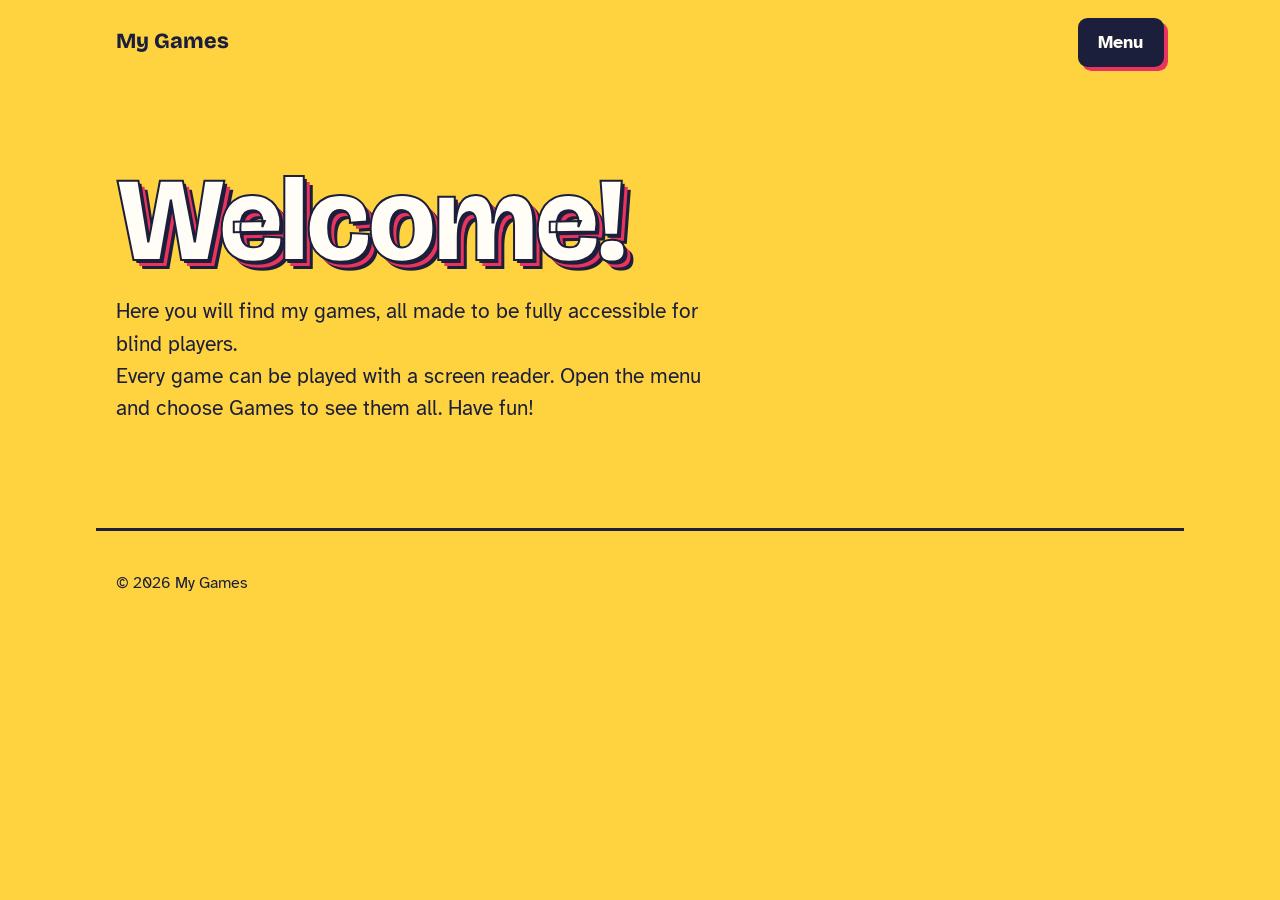
<file: index.html>
<!DOCTYPE html>
<html lang="en">
<head>
<meta charset="utf-8">
<meta name="viewport" content="width=device-width, initial-scale=1">
<title>My Games</title>
<link rel="preconnect" href="https://fonts.googleapis.com">
<link rel="preconnect" href="https://fonts.gstatic.com" crossorigin>
<link href="https://fonts.googleapis.com/css2?family=Bricolage+Grotesque:opsz,wght@12..96,700;12..96,800&family=Atkinson+Hyperlegible:wght@400;700&display=swap" rel="stylesheet">
<link rel="stylesheet" href="style.css">
</head>
<body data-page="home">
<a class="skip" href="#content">Skip to content</a>
<div class="topbar">
  <a class="site-name" href="index.html" id="site-name">My Games</a>
  <nav aria-label="Main">
    <button type="button" class="menu-button" id="menu-button" aria-expanded="false" aria-controls="menu-list">Menu</button>
    <ul class="menu-list" id="menu-list" hidden>
      <li><a href="index.html" data-for="home">Home</a></li>
      <li><a href="games.html" data-for="games">Games</a></li>
    </ul>
  </nav>
</div>
<main id="content" tabindex="-1">
  <header class="hero">
    <h1 id="page-title">Welcome</h1>
    <p class="about" id="page-about"></p>
  </header>
</main>
<footer><p id="footer-text"></p></footer>
<script src="games.js"></script>
<script src="site.js"></script>
</body>
</html>
</file>
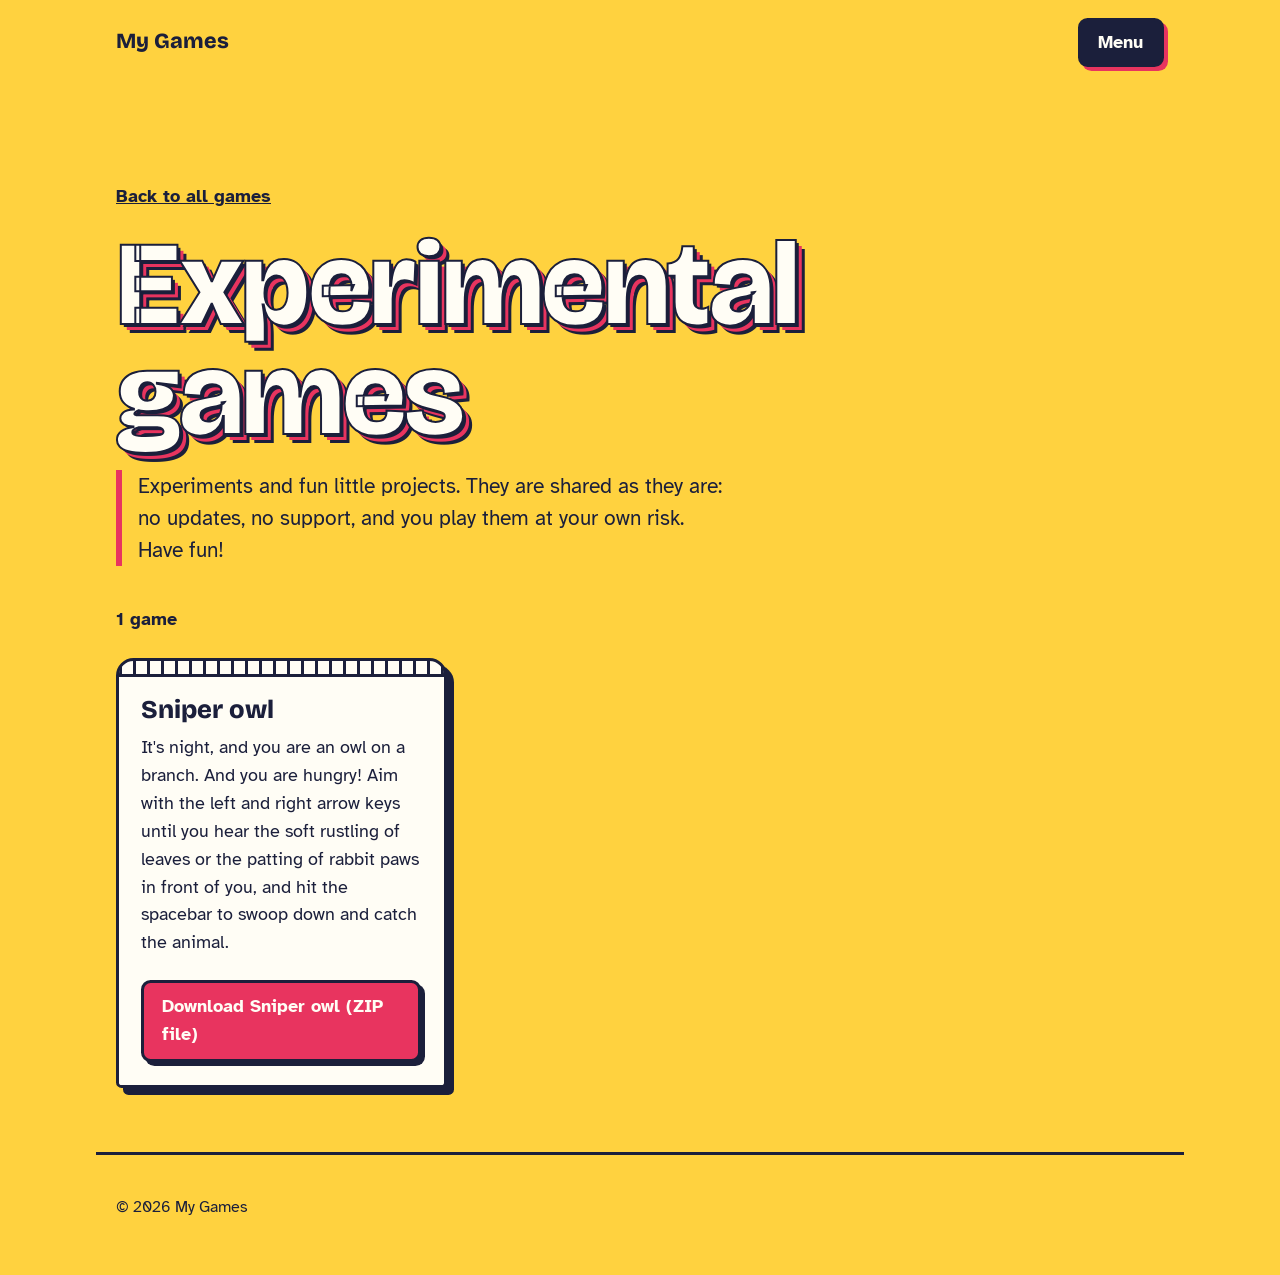
<file: experimental-games.html>
<!DOCTYPE html>
<html lang="en">
<head>
<meta charset="utf-8">
<meta name="viewport" content="width=device-width, initial-scale=1">
<title>My Games</title>
<link rel="preconnect" href="https://fonts.googleapis.com">
<link rel="preconnect" href="https://fonts.gstatic.com" crossorigin>
<link href="https://fonts.googleapis.com/css2?family=Bricolage+Grotesque:opsz,wght@12..96,700;12..96,800&family=Atkinson+Hyperlegible:wght@400;700&display=swap" rel="stylesheet">
<link rel="stylesheet" href="style.css">
</head>
<body data-page="experimental">
<a class="skip" href="#content">Skip to content</a>
<div class="topbar">
  <a class="site-name" href="index.html" id="site-name">My Games</a>
  <nav aria-label="Main">
    <button type="button" class="menu-button" id="menu-button" aria-expanded="false" aria-controls="menu-list">Menu</button>
    <ul class="menu-list" id="menu-list" hidden>
      <li><a href="index.html" data-for="home">Home</a></li>
      <li><a href="games.html" data-for="games">Games</a></li>
    </ul>
  </nav>
</div>
<main id="content" tabindex="-1">
  <header class="hero">
    <p><a class="back" href="games.html">Back to all games</a></p>
    <h1 id="page-title">Experimental games</h1>
    <p class="about page-note" id="page-about"></p>
  </header>
  <p class="count" id="game-count"></p>
  <div id="game-area"></div>
</main>
<footer><p id="footer-text"></p></footer>
<script src="games.js"></script>
<script src="site.js"></script>
</body>
</html>
</file>
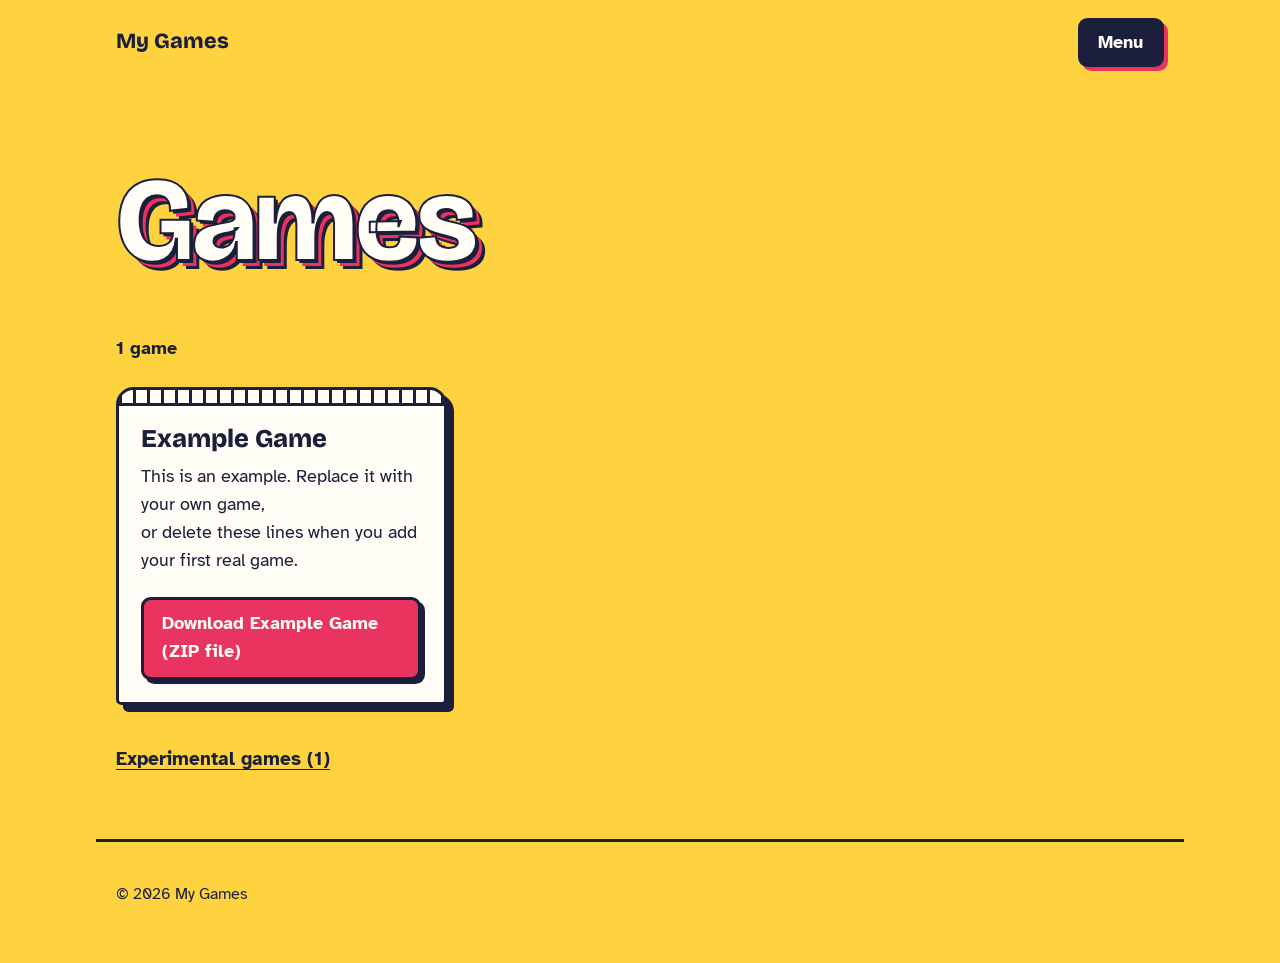
<file: games.html>
<!DOCTYPE html>
<html lang="en">
<head>
<meta charset="utf-8">
<meta name="viewport" content="width=device-width, initial-scale=1">
<title>My Games</title>
<link rel="preconnect" href="https://fonts.googleapis.com">
<link rel="preconnect" href="https://fonts.gstatic.com" crossorigin>
<link href="https://fonts.googleapis.com/css2?family=Bricolage+Grotesque:opsz,wght@12..96,700;12..96,800&family=Atkinson+Hyperlegible:wght@400;700&display=swap" rel="stylesheet">
<link rel="stylesheet" href="style.css">
</head>
<body data-page="games">
<a class="skip" href="#content">Skip to content</a>
<div class="topbar">
  <a class="site-name" href="index.html" id="site-name">My Games</a>
  <nav aria-label="Main">
    <button type="button" class="menu-button" id="menu-button" aria-expanded="false" aria-controls="menu-list">Menu</button>
    <ul class="menu-list" id="menu-list" hidden>
      <li><a href="index.html" data-for="home">Home</a></li>
      <li><a href="games.html" data-for="games">Games</a></li>
    </ul>
  </nav>
</div>
<main id="content" tabindex="-1">
  <header class="hero">
    <h1 id="page-title">Games</h1>
  </header>
  <p class="count" id="game-count"></p>
  <div id="game-area"></div>
  <p class="extra-link" id="experimental-link" hidden><a id="experimental-button" href="experimental-games.html"></a></p>
</main>
<footer><p id="footer-text"></p></footer>
<script src="games.js"></script>
<script src="site.js"></script>
</body>
</html>
</file>
<file: style.css>
:root {
  --sun: #FFD23F;
  --ink: #1B1F3B;
  --paper: #FFFDF5;
  --pop: #E8345F;
  --sea: #1A8C82;
  --display: "Bricolage Grotesque", "Arial Black", Impact, sans-serif;
  --body: "Atkinson Hyperlegible", Verdana, Arial, sans-serif;
}
* { box-sizing: border-box; }
html { background: var(--sun); }
body { margin: 0; color: var(--ink); font-family: var(--body); font-size: 1.125rem; line-height: 1.55; }
.skip {
  position: absolute; left: 1rem; top: -4rem; z-index: 20;
  background: var(--ink); color: var(--paper);
  padding: .6rem 1rem; border-radius: .4rem;
}
.skip:focus { top: 1rem; }
:focus-visible { outline: 4px solid var(--pop); outline-offset: 3px; }

/* top bar and menu */
.topbar {
  max-width: 68rem; margin: 0 auto; padding: 1.1rem 1.25rem;
  display: flex; align-items: flex-start; justify-content: space-between; gap: 1rem;
}
.site-name {
  font-family: var(--display); font-weight: 800; font-size: 1.35rem;
  color: var(--ink); text-decoration: none; padding-top: .45rem;
}
nav { position: relative; }
.menu-button {
  font: inherit; font-weight: 700; cursor: pointer;
  color: var(--paper); background: var(--ink);
  border: 3px solid var(--ink); border-radius: .6rem;
  padding: .5rem 1.1rem;
  box-shadow: 4px 4px 0 var(--pop);
}
.menu-button[aria-expanded="true"] { background: var(--pop); box-shadow: 4px 4px 0 var(--ink); }
.menu-list {
  position: absolute; right: 0; top: calc(100% + .7rem); z-index: 10;
  min-width: 13rem; list-style: none; margin: 0; padding: .5rem;
  background: var(--paper); border: 3px solid var(--ink); border-radius: .7rem;
  box-shadow: 6px 6px 0 var(--ink);
}
.menu-list[hidden] { display: none; }
.menu-list a {
  display: block; padding: .6rem .8rem; border-radius: .4rem;
  color: var(--ink); font-weight: 700; text-decoration: none;
}
.menu-list a:hover { background: var(--sun); }
.menu-list a[aria-current="page"] { background: var(--ink); color: var(--paper); }

/* page */
main { max-width: 68rem; margin: 0 auto; padding: 0 1.25rem 4rem; }
main:focus { outline: none; }
.hero { padding: clamp(2rem, 7vw, 5rem) 0 clamp(1.5rem, 4vw, 2.5rem); }
h1 {
  font-family: var(--display); font-weight: 800;
  font-size: clamp(3rem, 11vw, 7.5rem); line-height: .92; letter-spacing: -.02em;
  margin: 0 0 1.25rem; color: var(--paper);
  text-shadow: 3px 3px 0 var(--ink), 6px 6px 0 var(--pop), 9px 9px 0 var(--ink);
  -webkit-text-stroke: 2px var(--ink);
}
.about { max-width: 38rem; font-size: 1.3rem; margin: 0; white-space: pre-line; }
.page-note { border-left: 6px solid var(--pop); padding-left: 1rem; }
.back { font-weight: 700; color: var(--ink); }
.count { margin: 0 0 1.5rem; font-weight: 700; }

.games {
  list-style: none; margin: 0; padding: 0;
  display: grid; gap: 1.75rem;
  grid-template-columns: repeat(auto-fill, minmax(18rem, 1fr));
}
.game {
  height: 100%; display: flex; flex-direction: column;
  background: var(--paper); border: 3px solid var(--ink);
  border-radius: 1.1rem 1.1rem .35rem .35rem;
  box-shadow: 7px 7px 0 var(--ink); padding: 0 1.4rem 1.4rem;
}
.game::before {
  content: ""; display: block; height: .8rem; margin: 0 -1.4rem 1.2rem;
  border-bottom: 3px solid var(--ink); border-radius: .8rem .8rem 0 0;
  background: repeating-linear-gradient(90deg, var(--ink) 0 3px, transparent 3px 14px);
}
h2 { font-family: var(--display); font-weight: 800; font-size: 1.6rem; line-height: 1.1; margin: 0 0 .6rem; }
.desc { margin: 0 0 1.4rem; flex: 1; white-space: pre-line; }
.actions { display: flex; flex-wrap: wrap; gap: .75rem; }
.btn {
  display: inline-block; font-weight: 700; text-decoration: none;
  padding: .65rem 1.1rem; border: 3px solid var(--ink); border-radius: .6rem;
  color: var(--paper); background: var(--pop); box-shadow: 4px 4px 0 var(--ink);
}
.btn.play { background: var(--sea); }
.btn:hover { transform: translate(-2px, -2px); box-shadow: 6px 6px 0 var(--ink); }
.btn:active { transform: translate(3px, 3px); box-shadow: 1px 1px 0 var(--ink); }
.notice { background: var(--paper); border: 3px solid var(--ink); border-radius: .6rem; padding: 1rem 1.25rem; }
.extra-link { margin: 2.5rem 0 0; font-size: 1.2rem; }
.extra-link a { color: var(--ink); font-weight: 700; text-underline-offset: .2em; }
footer {
  border-top: 3px solid var(--ink); max-width: 68rem; margin: 0 auto;
  padding: 1.5rem 1.25rem 2.5rem; font-size: 1rem;
}
@media (prefers-reduced-motion: reduce) { .btn:hover, .btn:active { transform: none; } }
</file>
